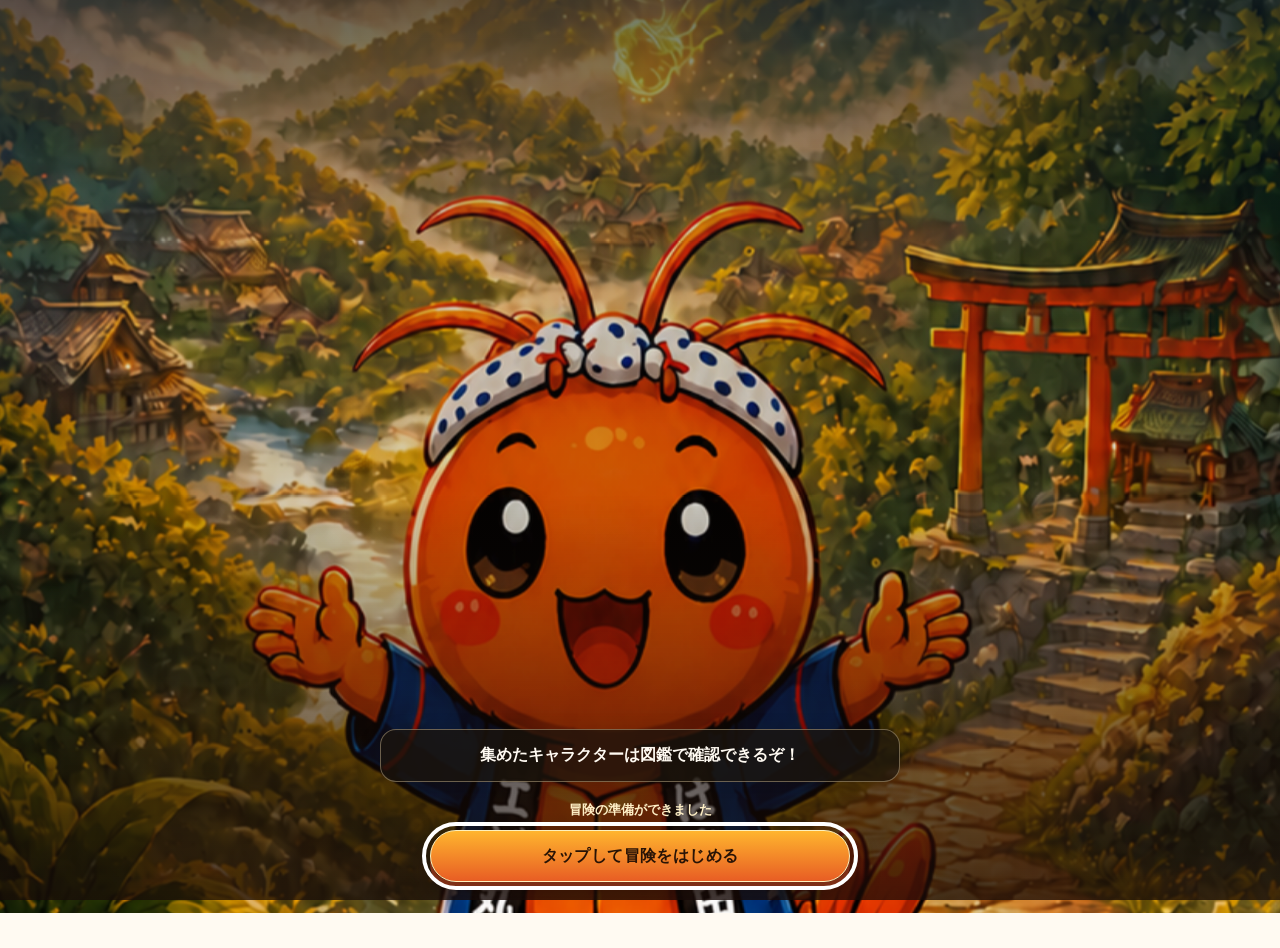
<file: index.html>
<!doctype html>
<html lang="ja">
<head>
  <meta charset="utf-8">
  <meta name="viewport" content="width=device-width, initial-scale=1, viewport-fit=cover">
  <meta name="theme-color" content="#e85d24">
  <meta name="mobile-web-app-capable" content="yes">
  <meta name="apple-mobile-web-app-capable" content="yes">
  <meta name="apple-mobile-web-app-status-bar-style" content="default">
  <meta name="apple-mobile-web-app-title" content="海老フライ王国AR">
  <link rel="manifest" href="./manifest.webmanifest">
  <link rel="apple-touch-icon" href="./images/icons/apple-touch-icon.png">
  <title>海老フライ王国AR ～日野町大冒険～</title>
  <link rel="stylesheet" href="style.css">
  <link rel="stylesheet" href="opening.css?rev=opening-live-hints-20260909">
</head>
<body>
  <main id="app" aria-live="polite"><p>海老フライ王国ARを起動しています…</p></main>
  <section id="opening-screen" class="opening-screen" role="dialog" aria-modal="true" aria-labelledby="opening-title" aria-describedby="opening-hint">
    <img class="opening-screen__art" src="images/opening/opening-adventure-live-hints.png" alt="" aria-hidden="true" decoding="async" fetchpriority="high" style="opacity:1">
    <div class="opening-screen__content">
      <header class="opening-screen__header" style="visibility:hidden">
        <p class="opening-screen__kicker">Project EBI</p>
        <h1 id="opening-title">海老フライ王国AR</h1>
        <p>～日野町大冒険～</p>
      </header>
      <div class="opening-screen__visual" data-opening-art-slot>
        <img class="opening-screen__hero" src="images/characters/ebi-maru.webp" alt="冒険へ出発するエビ丸" decoding="async" fetchpriority="high" style="display:none">
      </div>
      <p id="opening-hint" class="opening-screen__hint">日野町には、まだ見つかっていない海老たちがいる…</p>
      <div class="opening-screen__footer">
        <p id="opening-status" class="opening-screen__status" role="status" aria-live="polite">冒険の準備中…</p>
        <span class="opening-screen__loader" aria-hidden="true"></span>
        <button id="opening-start" class="opening-screen__cta" type="button" disabled>タップして冒険をはじめる</button>
      </div>
    </div>
  </section>
  <script src="js/config.js"></script>
  <script src="js/spots.js?rev=hamada-rewards-20260917"></script>
  <script src="js/character.js?rev=hamada-rewards-20260917"></script>
  <script src="js/blink.js"></script>
  <script src="js/idle.js"></script>
  <script src="js/photo.js?rev=photo-save-ios-share-20260914-3"></script>
  <script src="js/gps.js?rev=hamada-rewards-20260917"></script>
  <script src="js/game.js?rev=hamada-rewards-20260917"></script>
  <script src="js/achievement.js"></script>
  <script src="js/quest.js"></script>
  <script src="js/story.js"></script>
  <script src="js/ending.js"></script>
  <script src="js/save.js?rev=hamada-rewards-20260917"></script>
  <script src="js/sound.js?rev=safari-audio-selector-diagnostic"></script>
  <script src="js/effect.js"></script>
  <script src="js/ui.js?rev=store-coupons-20260920"></script>
  <script src="js/opening.js?rev=safari-audio-selector-diagnostic"></script>
  <script src="js/ar.js?rev=hamada-rewards-20260917"></script>
  <script>
    window.addEventListener('DOMContentLoaded', function () {
      var saved = null;
      var deferredSystemsInitialized = false;
      function initializeDeferredSystems() {
        if (deferredSystemsInitialized) return;
        deferredSystemsInitialized = true;
        EbiAR.Story.initialize(saved && saved.story);
        EbiAR.Ending.initialize(saved && saved.ending);
        EbiAR.ui.showScreen('title');
      }
      try { saved = EbiAR.save.loadGame(); } catch (error) { console.warn('セーブデータを読み込めませんでした。', error); }
      EbiAR.game.initialize(saved ? {
        character: saved.player,
        collectedSpotIds: saved.game.collectedSpotIds,
        startedAt: saved.game.startedAt
      } : undefined);
      EbiAR.game.connectSystems();
      EbiAR.ui.init();
      EbiAR.events.on('ui:start-requested', function () {
        EbiAR.sound.unlock();
        EbiAR.gps.start();
        EbiAR.events.emit('game:started', { started: true, startedAt: new Date().toISOString() });
      });
      EbiAR.effect.init();
      try {
        if (!EbiAR.Opening || !EbiAR.Opening.initialize({ onComplete: initializeDeferredSystems })) initializeDeferredSystems();
      } catch (error) {
        initializeDeferredSystems();
      }
    });
  </script>
  <script src="./js/pwa.js"></script>
  <script>
    (function () {
      try {
        if (new URLSearchParams(window.location.search).get('swDiag') !== '1') return;
        var script = document.createElement('script');
        script.src = './js/sw-diagnostic.js?rev=safari-sw-range-diagnostic-2';
        document.head.appendChild(script);
      } catch (error) { /* 診断機能はゲーム起動を妨げない。 */ }
    }());
  </script>
</body>
</html>
</file>
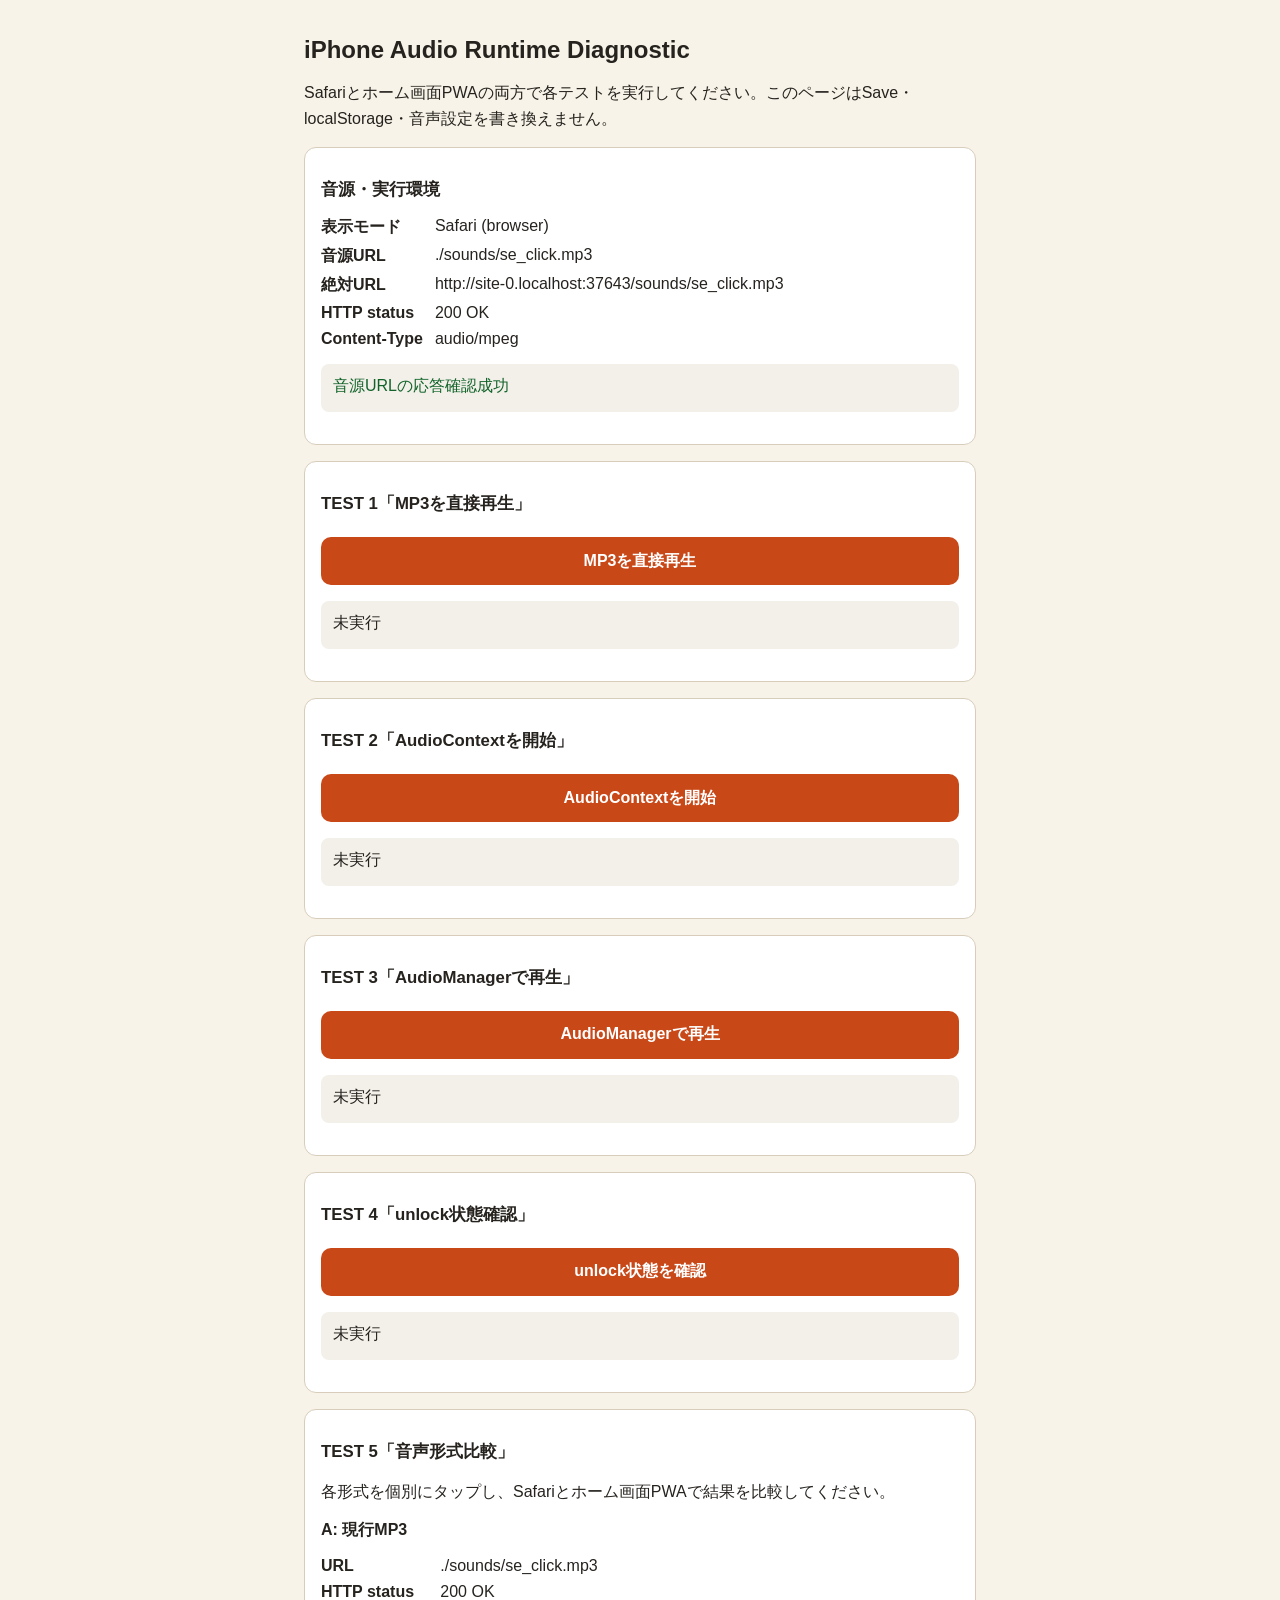
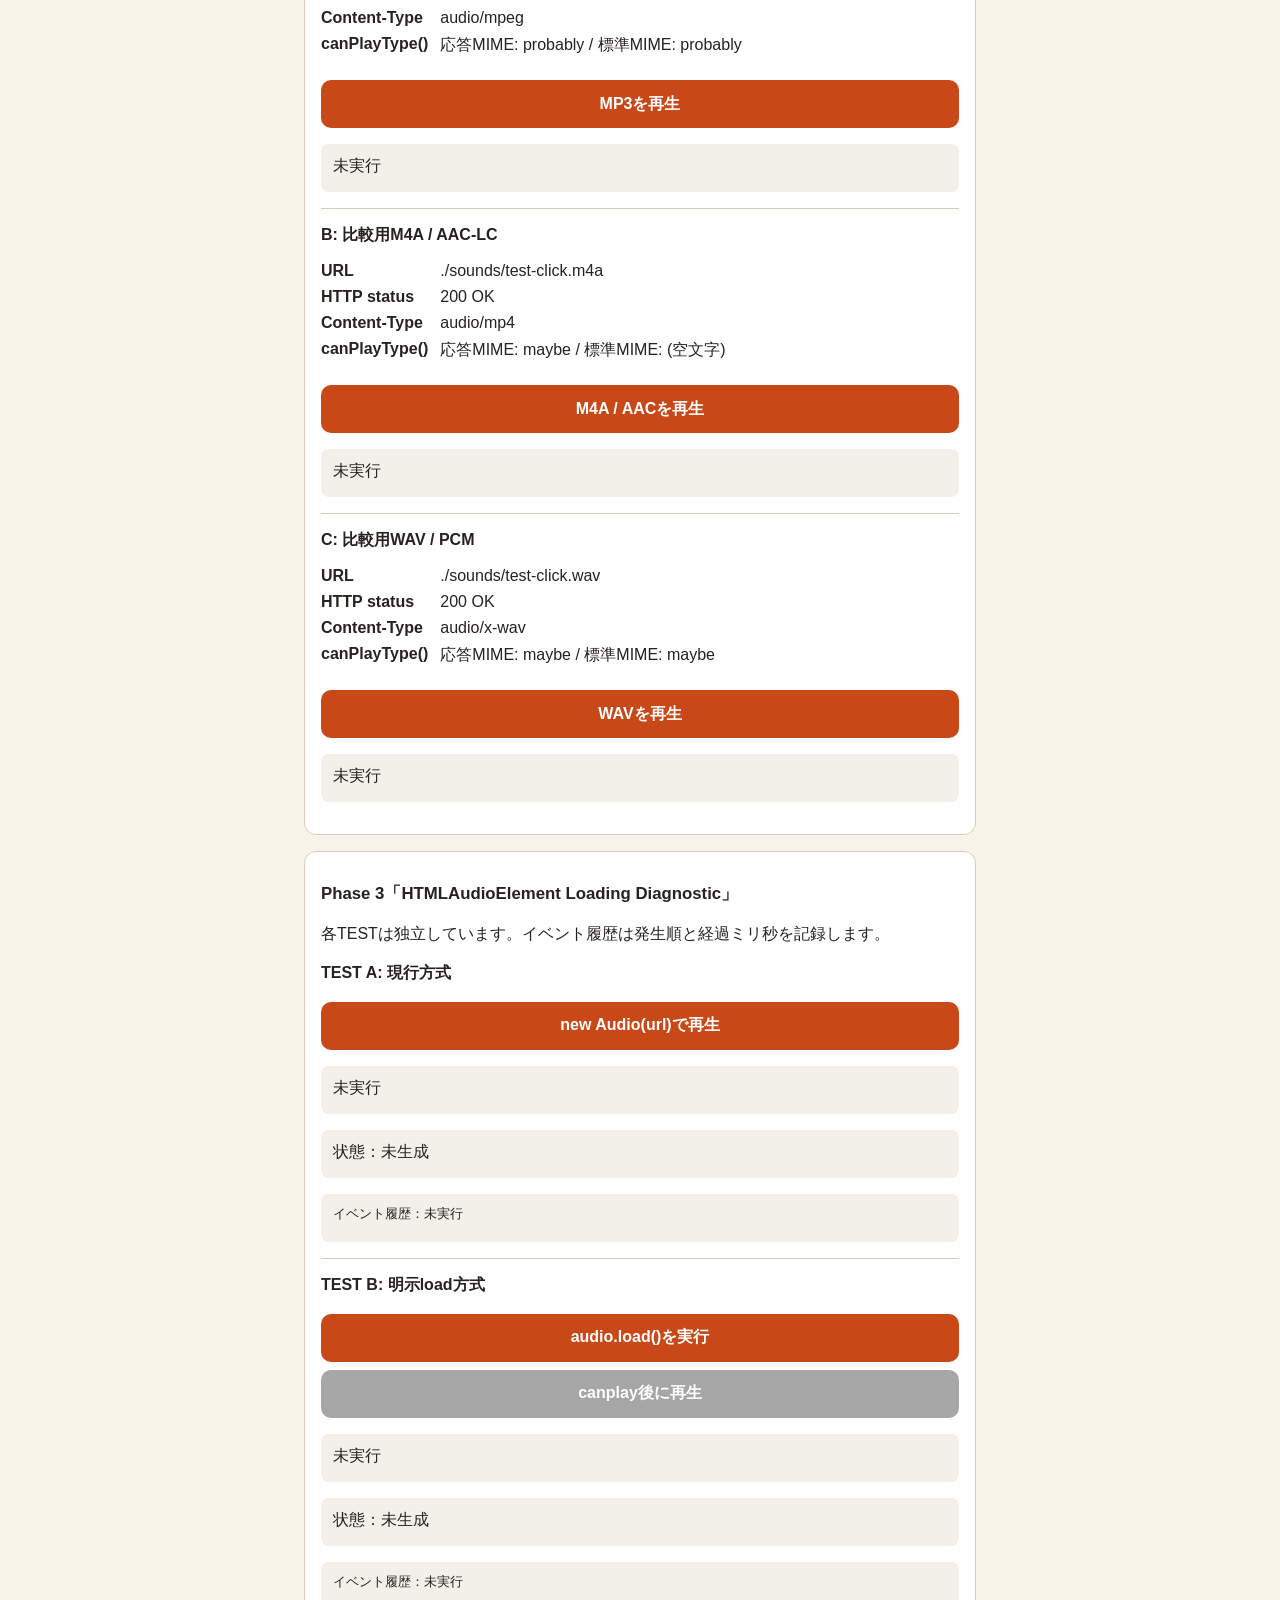
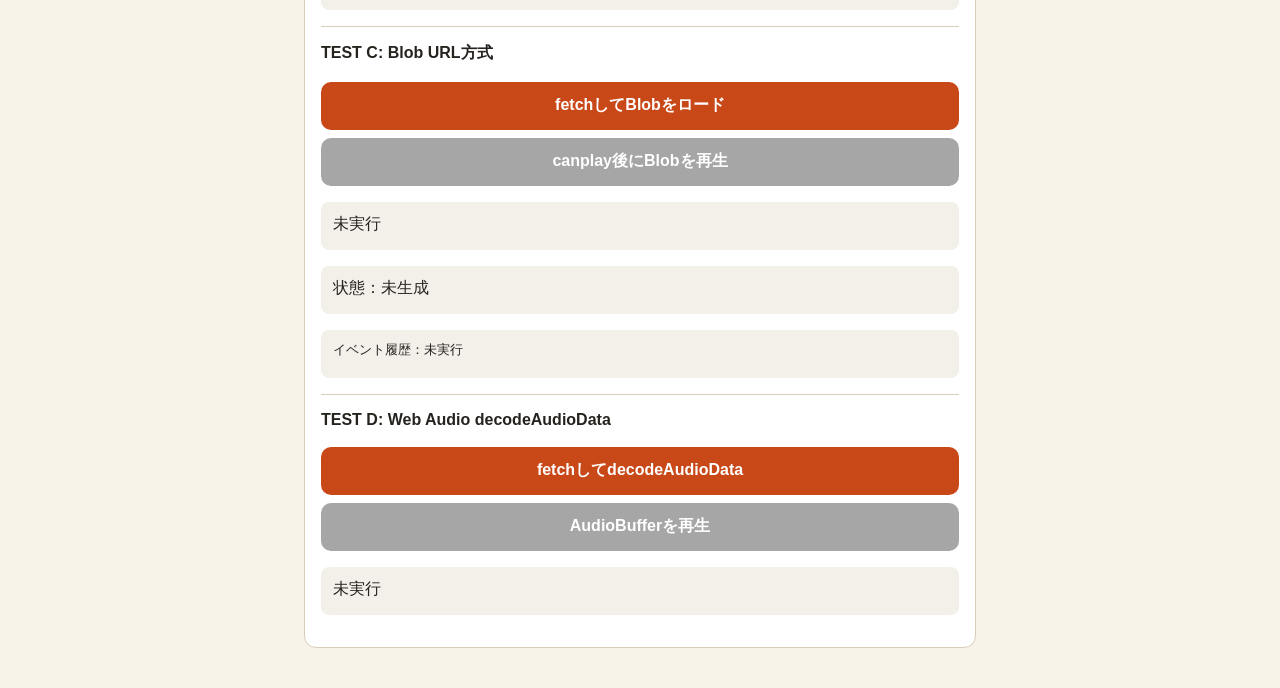
<file: audio-audit.html>
<!doctype html>
<html lang="ja">
<head>
  <meta charset="utf-8">
  <meta name="viewport" content="width=device-width, initial-scale=1, viewport-fit=cover">
  <meta name="apple-mobile-web-app-capable" content="yes">
  <title>Project EBI iPhone Audio Runtime Diagnostic</title>
  <style>
    :root{font-family:-apple-system,BlinkMacSystemFont,"Hiragino Sans","Yu Gothic",sans-serif;color:#26231f;background:#f7f3e8}*{box-sizing:border-box}body{margin:0}main{max-width:44rem;margin:auto;padding:max(20px,env(safe-area-inset-top)) max(16px,env(safe-area-inset-right)) max(24px,env(safe-area-inset-bottom)) max(16px,env(safe-area-inset-left))}h1{font-size:1.5rem}.note{line-height:1.6}section{margin:16px 0;padding:16px;border:1px solid #d8cdbb;border-radius:12px;background:#fff}h2{font-size:1.05rem}.format{margin-top:16px;padding-top:16px;border-top:1px solid #d8cdbb}.format:first-of-type{margin-top:0;padding-top:0;border-top:0}.format h3{margin:0 0 10px;font-size:1rem}button{width:100%;min-height:48px;margin-top:8px;padding:12px;border:0;border-radius:10px;background:#c94818;color:#fff;font:inherit;font-weight:700;touch-action:manipulation}button:disabled{background:#777;opacity:.65}button:focus-visible{outline:3px solid #155eef;outline-offset:3px}dl{display:grid;grid-template-columns:max-content 1fr;gap:8px 12px}dt{font-weight:700}dd{min-width:0;margin:0;overflow-wrap:anywhere}.result,.history{padding:12px;min-height:3rem;border-radius:8px;background:#f3f0ea;white-space:pre-wrap;overflow-wrap:anywhere}.history{max-height:18rem;overflow:auto;font:0.8rem/1.45 ui-monospace,SFMono-Regular,Consolas,monospace}.ok{color:#116329}.error{color:#a01818}
  </style>
</head>
<body>
  <main>
    <h1>iPhone Audio Runtime Diagnostic</h1>
    <p class="note">Safariとホーム画面PWAの両方で各テストを実行してください。このページはSave・localStorage・音声設定を書き換えません。</p>
    <section id="ar-capture"><h2>音源・実行環境</h2><dl><dt>表示モード</dt><dd id="mode">確認中</dd><dt>音源URL</dt><dd>./sounds/se_click.mp3</dd><dt>絶対URL</dt><dd id="url">確認中</dd><dt>HTTP status</dt><dd id="status">未確認</dd><dt>Content-Type</dt><dd id="mime">未確認</dd></dl><p id="fetch" class="result" role="status" aria-live="polite">確認中</p></section>
    <section id="ar-photo"><h2>TEST 1「MP3を直接再生」</h2><button id="direct" type="button">MP3を直接再生</button><p id="direct-result" class="result" role="status" aria-live="polite">未実行</p></section>
    <section id="ar-search"><h2>TEST 2「AudioContextを開始」</h2><button id="context" type="button">AudioContextを開始</button><p id="context-result" class="result" role="status" aria-live="polite">未実行</p></section>
    <section data-achievement-claim><h2>TEST 3「AudioManagerで再生」</h2><button id="manager" type="button">AudioManagerで再生</button><p id="manager-result" class="result" role="status" aria-live="polite">未実行</p></section>
    <section data-achievement-claim><h2>TEST 4「unlock状態確認」</h2><button id="state" type="button">unlock状態を確認</button><p id="state-result" class="result" role="status" aria-live="polite">未実行</p></section>
    <section data-achievement-claim>
      <h2>TEST 5「音声形式比較」</h2>
      <p class="note">各形式を個別にタップし、Safariとホーム画面PWAで結果を比較してください。</p>
      <article class="format"><h3>A: 現行MP3</h3><dl><dt>URL</dt><dd>./sounds/se_click.mp3</dd><dt>HTTP status</dt><dd id="compare-mp3-status">確認中</dd><dt>Content-Type</dt><dd id="compare-mp3-mime">確認中</dd><dt>canPlayType()</dt><dd id="compare-mp3-can-play">確認中</dd></dl><button id="compare-mp3" type="button">MP3を再生</button><p id="compare-mp3-result" class="result" role="status" aria-live="polite">未実行</p></article>
      <article class="format"><h3>B: 比較用M4A / AAC-LC</h3><dl><dt>URL</dt><dd>./sounds/test-click.m4a</dd><dt>HTTP status</dt><dd id="compare-m4a-status">確認中</dd><dt>Content-Type</dt><dd id="compare-m4a-mime">確認中</dd><dt>canPlayType()</dt><dd id="compare-m4a-can-play">確認中</dd></dl><button id="compare-m4a" type="button">M4A / AACを再生</button><p id="compare-m4a-result" class="result" role="status" aria-live="polite">未実行</p></article>
      <article class="format"><h3>C: 比較用WAV / PCM</h3><dl><dt>URL</dt><dd>./sounds/test-click.wav</dd><dt>HTTP status</dt><dd id="compare-wav-status">確認中</dd><dt>Content-Type</dt><dd id="compare-wav-mime">確認中</dd><dt>canPlayType()</dt><dd id="compare-wav-can-play">確認中</dd></dl><button id="compare-wav" type="button">WAVを再生</button><p id="compare-wav-result" class="result" role="status" aria-live="polite">未実行</p></article>
    </section>
    <section data-achievement-claim>
      <h2>Phase 3「HTMLAudioElement Loading Diagnostic」</h2>
      <p class="note">各TESTは独立しています。イベント履歴は発生順と経過ミリ秒を記録します。</p>
      <article class="format"><h3>TEST A: 現行方式</h3><button id="phase3-a-start" type="button">new Audio(url)で再生</button><p id="phase3-a-result" class="result" role="status" aria-live="polite">未実行</p><p id="phase3-a-state" class="result">状態：未生成</p><pre id="phase3-a-history" class="history" aria-label="TEST A イベント履歴">イベント履歴：未実行</pre></article>
      <article class="format"><h3>TEST B: 明示load方式</h3><button id="phase3-b-load" type="button">audio.load()を実行</button><button id="phase3-b-play" type="button" disabled>canplay後に再生</button><p id="phase3-b-result" class="result" role="status" aria-live="polite">未実行</p><p id="phase3-b-state" class="result">状態：未生成</p><pre id="phase3-b-history" class="history" aria-label="TEST B イベント履歴">イベント履歴：未実行</pre></article>
      <article class="format"><h3>TEST C: Blob URL方式</h3><button id="phase3-c-load" type="button">fetchしてBlobをロード</button><button id="phase3-c-play" type="button" disabled>canplay後にBlobを再生</button><p id="phase3-c-result" class="result" role="status" aria-live="polite">未実行</p><p id="phase3-c-state" class="result">状態：未生成</p><pre id="phase3-c-history" class="history" aria-label="TEST C イベント履歴">イベント履歴：未実行</pre></article>
      <article class="format"><h3>TEST D: Web Audio decodeAudioData</h3><button id="phase3-d-decode" type="button">fetchしてdecodeAudioData</button><button id="phase3-d-play" type="button" disabled>AudioBufferを再生</button><p id="phase3-d-result" class="result" role="status" aria-live="polite">未実行</p></article>
    </section>
  </main>
  <script src="./js/config.js"></script>
  <script src="./js/sound.js?rev=audio-1-unlock"></script>
  <script>
    (function(){
      'use strict';
      var soundUrl=new URL('./sounds/se_click.mp3',location.href),context=null,phase3B=null,phase3C=null,phase3BlobUrl=null,decodedBuffer=null;
      var mediaEvents=['loadstart','durationchange','loadedmetadata','loadeddata','progress','canplay','canplaythrough','suspend','stalled','waiting','error','abort','emptied'];
      function el(id){return document.getElementById(id)}
      function errorText(error){return(error&&error.name||'Error')+': '+(error&&error.message||String(error||'不明なエラー'))}
      function show(id,text,ok){var node=el(id);node.textContent=text;node.className='result '+(ok?'ok':'error')}
      function audioManager(){return window.EbiAR&&(EbiAR.AudioManager||EbiAR.sound)}
      function mediaError(audio){return audio.error?'code='+audio.error.code+', message='+(audio.error.message||'(空文字)'):'なし'}
      function mediaState(audio){return['networkState：'+audio.networkState,'readyState：'+audio.readyState,'audio.error：'+mediaError(audio),'currentSrc：'+(audio.currentSrc||'(空文字)'),'src：'+(audio.src||'(空文字)')].join('\n')}
      function attachMediaDiagnostics(audio,prefix,onEvent){
        var started=performance.now(),history=[];
        function updateState(){el(prefix+'-state').textContent=mediaState(audio)}
        el(prefix+'-history').textContent='イベント履歴：待機中';
        mediaEvents.forEach(function(name){audio.addEventListener(name,function(){var line='+'+Math.round(performance.now()-started)+'ms '+name+' | networkState='+audio.networkState+' readyState='+audio.readyState;if(name==='error')line+=' | mediaError='+mediaError(audio);history.push(line);el(prefix+'-history').textContent=history.join('\n');updateState();if(onEvent)onEvent(name,audio)})});
        updateState();
      }
      function releaseMedia(audio){if(!audio)return;try{audio.pause();audio.removeAttribute('src');audio.load()}catch(error){/* 診断用解放失敗は次の状態表示へ影響させない。 */}}
      function revokePhase3Blob(){if(phase3BlobUrl){URL.revokeObjectURL(phase3BlobUrl);phase3BlobUrl=null}}
      async function ensureContext(){var Context=window.AudioContext||window.webkitAudioContext;if(!Context)throw new Error('AudioContext / webkitAudioContext が利用できません');context=context||new Context();if(context.state==='suspended')await context.resume();return context}
      function auditFormat(item){
        var probe=new Audio();
        fetch(item.url,{method:'HEAD',cache:'no-store',credentials:'same-origin'}).then(function(response){
          var contentType=response.headers.get('Content-Type')||'';
          el('compare-'+item.id+'-status').textContent=response.status+' '+response.statusText;
          el('compare-'+item.id+'-mime').textContent=contentType||'(ヘッダーなし)';
          el('compare-'+item.id+'-can-play').textContent='応答MIME: '+(probe.canPlayType(contentType)||'(空文字)')+' / 標準MIME: '+(probe.canPlayType(item.standardType)||'(空文字)');
        }).catch(function(error){
          el('compare-'+item.id+'-status').textContent='取得失敗';
          el('compare-'+item.id+'-mime').textContent=errorText(error);
          el('compare-'+item.id+'-can-play').textContent='標準MIME: '+(probe.canPlayType(item.standardType)||'(空文字)');
        });
        el('compare-'+item.id).addEventListener('click',async function(){
          try{
            var audio=new Audio(item.url);
            audio.volume=1;
            await audio.play();
            show('compare-'+item.id+'-result','play() Promise：成功\n再生開始成功',true);
          }catch(error){
            show('compare-'+item.id+'-result','play() Promise：失敗\nerror.name：'+(error.name||'Error')+'\nerror.message：'+(error.message||String(error)),false);
          }
        });
      }
      el('url').textContent=soundUrl.href;
      el('mode').textContent=matchMedia('(display-mode: standalone)').matches||navigator.standalone===true?'ホーム画面PWA (standalone)':'Safari (browser)';
      fetch(soundUrl.href,{method:'HEAD',cache:'no-store',credentials:'same-origin'}).then(function(response){el('status').textContent=response.status+' '+response.statusText;el('mime').textContent=response.headers.get('Content-Type')||'(ヘッダーなし)';show('fetch',response.ok?'音源URLの応答確認成功':'音源URLの応答確認失敗',response.ok)}).catch(function(error){el('status').textContent='取得失敗';el('mime').textContent='取得失敗';show('fetch','fetch失敗\nError: '+errorText(error),false)});
      el('direct').addEventListener('click',async function(){try{var audio=new Audio('./sounds/se_click.mp3');audio.volume=1;await audio.play();show('direct-result','MP3直接再生：成功\n再生開始成功',true)}catch(error){show('direct-result','MP3直接再生：失敗\nError: '+errorText(error),false)}});
      el('context').addEventListener('click',async function(){try{var Context=window.AudioContext||window.webkitAudioContext;if(!Context)throw new Error('AudioContext / webkitAudioContext が利用できません');context=context||new Context();if(context.state==='suspended')await context.resume();show('context-result','AudioContext：'+context.state,context.state==='running')}catch(error){show('context-result','AudioContext：失敗\nError: '+errorText(error),false)}});
      el('manager').addEventListener('click',async function(){var api=audioManager(),captured=null,off=function(){};try{if(!api)throw new Error('AudioManagerが読み込まれていません');if(EbiAR.events)off=EbiAR.events.on('audio:error',function(detail){captured=detail&&detail.error});var unlocked=await api.unlock();var played=await api.playSe('button-tap');if(!played)throw captured||new Error('playSe が false を返しました');show('manager-result','AudioManager：成功\nunlock：'+unlocked+'\n再生開始成功',true)}catch(error){show('manager-result','AudioManager：失敗\nError: '+errorText(captured||error),false)}finally{off()}});
      el('state').addEventListener('click',function(){try{var api=audioManager();if(!api)throw new Error('AudioManagerが読み込まれていません');var value=api.getState();show('state-result',['AudioManager initialize状態：初期化済み','unlock状態：'+value.unlocked,'AudioContext.state：'+(context?context.state:'未生成'),'SE：'+(value.seEnabled?'ON':'OFF'),'SE Volume：'+value.seVolume].join('\n'),true)}catch(error){show('state-result','unlock状態確認：失敗\nError: '+errorText(error),false)}});
      [{id:'mp3',url:'./sounds/se_click.mp3',standardType:'audio/mpeg'},{id:'m4a',url:'./sounds/test-click.m4a',standardType:'audio/mp4; codecs="mp4a.40.2"'},{id:'wav',url:'./sounds/test-click.wav',standardType:'audio/wav'}].forEach(auditFormat);
      el('phase3-a-start').addEventListener('click',async function(){var audio=new Audio('./sounds/se_click.mp3');attachMediaDiagnostics(audio,'phase3-a');try{await audio.play();show('phase3-a-result','play() Promise：成功\n再生開始成功',true)}catch(error){show('phase3-a-result','play() Promise：失敗\n'+errorText(error),false);el('phase3-a-state').textContent=mediaState(audio)}});
      el('phase3-b-load').addEventListener('click',function(){releaseMedia(phase3B);phase3B=new Audio();el('phase3-b-play').disabled=true;attachMediaDiagnostics(phase3B,'phase3-b',function(name){if(name==='canplay')el('phase3-b-play').disabled=false});phase3B.preload='auto';phase3B.src='./sounds/se_click.mp3';phase3B.load();show('phase3-b-result','load()実行済み。canplayを待機中です。',true)});
      el('phase3-b-play').addEventListener('click',async function(){try{phase3B.currentTime=0;await phase3B.play();show('phase3-b-result','play() Promise：成功\n再生開始成功',true)}catch(error){show('phase3-b-result','play() Promise：失敗\n'+errorText(error),false);el('phase3-b-state').textContent=mediaState(phase3B)}});
      el('phase3-c-load').addEventListener('click',async function(){releaseMedia(phase3C);revokePhase3Blob();el('phase3-c-play').disabled=true;try{var response=await fetch('./sounds/se_click.mp3',{cache:'no-store',credentials:'same-origin'});var blob=await response.blob();phase3BlobUrl=URL.createObjectURL(blob);phase3C=new Audio();attachMediaDiagnostics(phase3C,'phase3-c',function(name){if(name==='canplay')el('phase3-c-play').disabled=false});phase3C.preload='auto';phase3C.src=phase3BlobUrl;phase3C.load();show('phase3-c-result',['fetch status：'+response.status+' '+response.statusText,'blob.type：'+(blob.type||'(空文字)'),'blob.size：'+blob.size,'Blob URLロード開始'].join('\n'),response.ok)}catch(error){show('phase3-c-result','Blobロード：失敗\n'+errorText(error),false);revokePhase3Blob()}});
      el('phase3-c-play').addEventListener('click',async function(){try{phase3C.currentTime=0;await phase3C.play();show('phase3-c-result',el('phase3-c-result').textContent+'\nplay() Promise：成功\n再生開始成功',true);phase3C.addEventListener('ended',revokePhase3Blob,{once:true})}catch(error){show('phase3-c-result',el('phase3-c-result').textContent+'\nplay() Promise：失敗\n'+errorText(error),false);el('phase3-c-state').textContent=mediaState(phase3C);revokePhase3Blob()}});
      el('phase3-d-decode').addEventListener('click',async function(){decodedBuffer=null;el('phase3-d-play').disabled=true;try{var audioContext=await ensureContext();var response=await fetch('./sounds/se_click.mp3',{cache:'no-store',credentials:'same-origin'});var arrayBuffer=await response.arrayBuffer();if(!response.ok)throw new Error('fetch HTTP '+response.status);decodedBuffer=await audioContext.decodeAudioData(arrayBuffer);el('phase3-d-play').disabled=false;show('phase3-d-result',['decodeAudioData：成功','fetch status：'+response.status+' '+response.statusText,'bytes：'+arrayBuffer.byteLength,'decoded duration：'+decodedBuffer.duration,'sampleRate：'+decodedBuffer.sampleRate,'numberOfChannels：'+decodedBuffer.numberOfChannels,'AudioContext.state：'+audioContext.state].join('\n'),true)}catch(error){show('phase3-d-result','decodeAudioData：失敗\n'+errorText(error),false)}});
      el('phase3-d-play').addEventListener('click',async function(){try{var audioContext=await ensureContext();var source=audioContext.createBufferSource();source.buffer=decodedBuffer;source.connect(audioContext.destination);source.start(0);show('phase3-d-result',el('phase3-d-result').textContent+'\nAudioBufferSourceNode：再生開始成功',true)}catch(error){show('phase3-d-result',el('phase3-d-result').textContent+'\nAudioBufferSourceNode：失敗\n'+errorText(error),false)}});
      window.addEventListener('pagehide',function(){releaseMedia(phase3B);releaseMedia(phase3C);revokePhase3Blob()},{once:true});
    })();
  </script>
</body>
</html>
</file>
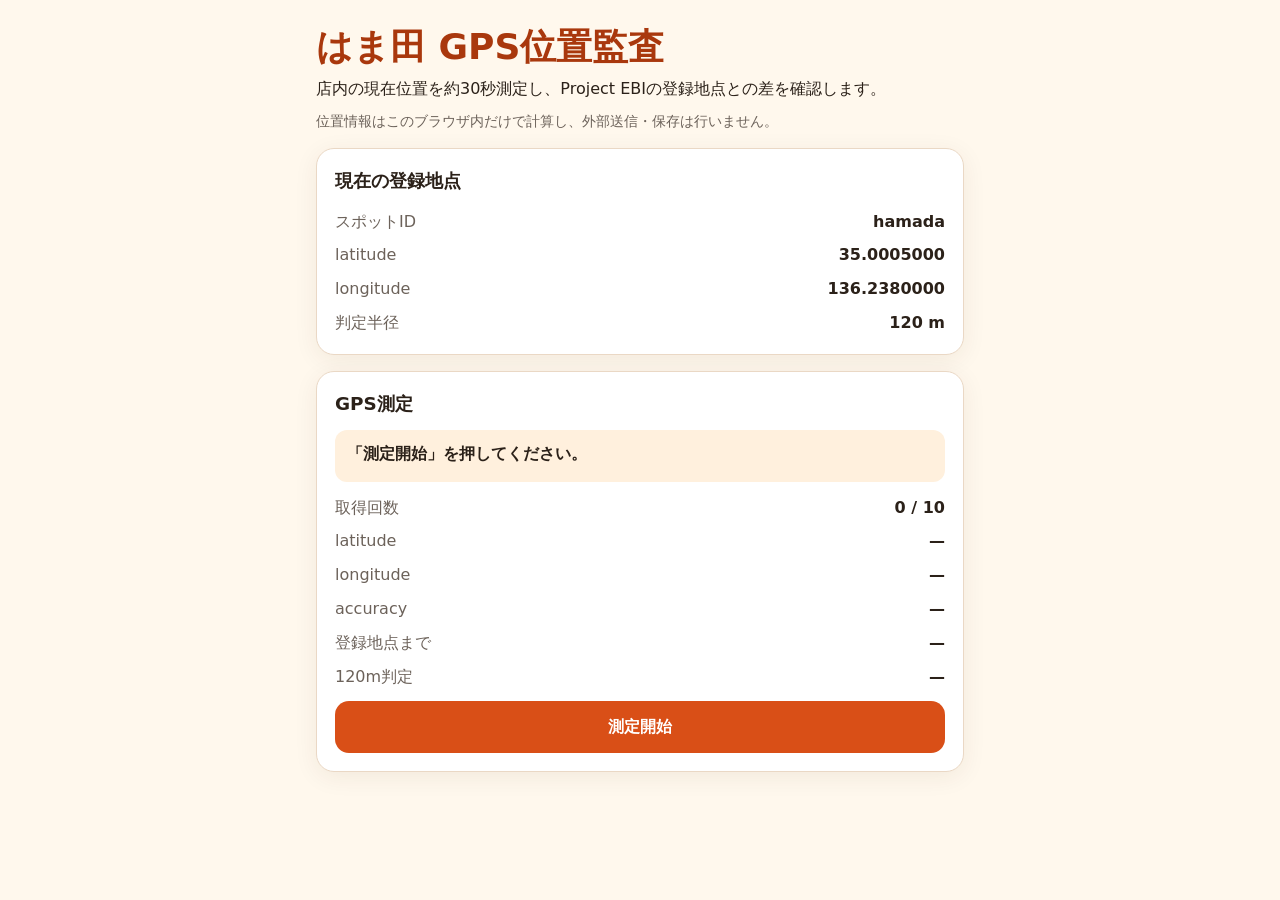
<file: gps-hamada-audit.html>
<!doctype html>
<html lang="ja">
<head>
  <meta charset="utf-8">
  <meta name="viewport" content="width=device-width, initial-scale=1, viewport-fit=cover">
  <meta name="theme-color" content="#e85d24">
  <meta http-equiv="Content-Security-Policy" content="default-src 'none'; script-src 'unsafe-inline'; style-src 'unsafe-inline'; connect-src 'none'; img-src 'none'; base-uri 'none'; form-action 'none'">
  <title>はま田 GPS位置監査</title>
  <style>
    :root {
      color-scheme: light;
      --accent: #d94f17;
      --accent-dark: #a9380d;
      --background: #fff8ed;
      --card: #fff;
      --ink: #2b2119;
      --muted: #6c625a;
      --line: #ead8c5;
      --success: #176b3a;
      --danger: #a42618;
    }

    * { box-sizing: border-box; }

    body {
      min-width: 0;
      min-height: 100svh;
      margin: 0;
      background: var(--background);
      color: var(--ink);
      font: 16px/1.55 system-ui, -apple-system, "Hiragino Sans", "Noto Sans JP", sans-serif;
    }

    main {
      width: min(100%, 680px);
      margin: 0 auto;
      padding: max(24px, env(safe-area-inset-top)) max(16px, env(safe-area-inset-right)) max(32px, env(safe-area-inset-bottom)) max(16px, env(safe-area-inset-left));
    }

    h1 {
      margin: 0 0 8px;
      color: var(--accent-dark);
      font-size: clamp(1.55rem, 7vw, 2.25rem);
      line-height: 1.25;
    }

    h2 { margin: 0 0 12px; font-size: 1.15rem; }
    p { margin: 8px 0; }

    .card {
      margin: 16px 0;
      padding: 18px;
      overflow-wrap: anywhere;
      border: 1px solid var(--line);
      border-radius: 18px;
      background: var(--card);
      box-shadow: 0 5px 24px rgb(76 43 17 / 7%);
    }

    .privacy { color: var(--muted); font-size: .9rem; }

    .status {
      min-height: 3.2em;
      padding: 12px;
      border-radius: 12px;
      background: #fff0dd;
      font-weight: 700;
    }

    .status.error { background: #fff0ed; color: var(--danger); }
    .status.success { background: #eaf7ef; color: var(--success); }

    dl {
      display: grid;
      grid-template-columns: minmax(0, 1fr) auto;
      gap: 9px 14px;
      margin: 14px 0 0;
    }

    dt { color: var(--muted); }
    dd { margin: 0; text-align: right; font-variant-numeric: tabular-nums; font-weight: 750; }

    button {
      width: 100%;
      min-height: 52px;
      margin-top: 12px;
      padding: 12px 16px;
      border: 0;
      border-radius: 14px;
      background: var(--accent);
      color: #fff;
      font: inherit;
      font-weight: 800;
      cursor: pointer;
      touch-action: manipulation;
    }

    button:disabled { cursor: default; opacity: .48; }
    button.secondary { background: #fff; color: var(--accent-dark); border: 2px solid var(--accent); }
    button:focus-visible { outline: 3px solid #2367a2; outline-offset: 3px; }

    .result {
      border: 2px solid var(--accent);
      background: #fffdf9;
    }

    .result-value {
      color: var(--accent-dark);
      font-size: clamp(1rem, 4.6vw, 1.35rem);
    }

    .inside { color: var(--success); }
    .outside { color: var(--danger); }
    [hidden] { display: none !important; }

    @media (max-width: 360px) {
      .card { padding: 15px; }
      dl { grid-template-columns: 1fr; gap: 2px; }
      dd { margin-bottom: 8px; text-align: left; }
    }

    @media (prefers-reduced-motion: reduce) {
      *, *::before, *::after { scroll-behavior: auto !important; }
    }
  </style>
</head>
<body>
  <main>
    <header>
      <h1>はま田 GPS位置監査</h1>
      <p>店内の現在位置を約30秒測定し、Project EBIの登録地点との差を確認します。</p>
      <p class="privacy">位置情報はこのブラウザ内だけで計算し、外部送信・保存は行いません。</p>
    </header>

    <section class="card" aria-labelledby="registered-heading">
      <h2 id="registered-heading">現在の登録地点</h2>
      <dl>
        <dt>スポットID</dt><dd>hamada</dd>
        <dt>latitude</dt><dd>35.0005000</dd>
        <dt>longitude</dt><dd>136.2380000</dd>
        <dt>判定半径</dt><dd>120 m</dd>
      </dl>
    </section>

    <section class="card" aria-labelledby="measurement-heading">
      <h2 id="measurement-heading">GPS測定</h2>
      <p id="status" class="status" role="status" aria-live="polite">「測定開始」を押してください。</p>
      <dl>
        <dt>取得回数</dt><dd id="sample-count">0 / 10</dd>
        <dt>latitude</dt><dd id="current-latitude">—</dd>
        <dt>longitude</dt><dd id="current-longitude">—</dd>
        <dt>accuracy</dt><dd id="current-accuracy">—</dd>
        <dt>登録地点まで</dt><dd id="current-distance">—</dd>
        <dt>120m判定</dt><dd id="current-inside">—</dd>
      </dl>
      <button id="start-button" type="button">測定開始</button>
    </section>

    <section id="result" class="card result" aria-labelledby="result-heading" hidden>
      <h2 id="result-heading">最良測定値</h2>
      <dl>
        <dt>proposedLatitude</dt><dd id="result-latitude" class="result-value">—</dd>
        <dt>proposedLongitude</dt><dd id="result-longitude" class="result-value">—</dd>
        <dt>accuracyMeters</dt><dd id="result-accuracy" class="result-value">—</dd>
        <dt>distanceMeters</dt><dd id="result-distance" class="result-value">—</dd>
        <dt>insideRegisteredRadius</dt><dd id="result-inside" class="result-value">—</dd>
        <dt>sampleCount</dt><dd id="result-count" class="result-value">—</dd>
      </dl>
      <button id="copy-button" class="secondary" type="button" disabled>結果をコピー</button>
    </section>
  </main>

  <script>
    (() => {
      'use strict';

      const HAMADA = Object.freeze({
        id: 'hamada',
        latitude: 35.0005,
        longitude: 136.238,
        radiusMeters: 120
      });
      const MEASUREMENT_MS = 30000;
      const MAX_SAMPLES = 10;
      const GEOLOCATION_OPTIONS = Object.freeze({
        enableHighAccuracy: true,
        timeout: 20000,
        maximumAge: 0
      });

      const elements = {
        status: document.querySelector('#status'),
        start: document.querySelector('#start-button'),
        copy: document.querySelector('#copy-button'),
        result: document.querySelector('#result'),
        sampleCount: document.querySelector('#sample-count'),
        currentLatitude: document.querySelector('#current-latitude'),
        currentLongitude: document.querySelector('#current-longitude'),
        currentAccuracy: document.querySelector('#current-accuracy'),
        currentDistance: document.querySelector('#current-distance'),
        currentInside: document.querySelector('#current-inside'),
        resultLatitude: document.querySelector('#result-latitude'),
        resultLongitude: document.querySelector('#result-longitude'),
        resultAccuracy: document.querySelector('#result-accuracy'),
        resultDistance: document.querySelector('#result-distance'),
        resultInside: document.querySelector('#result-inside'),
        resultCount: document.querySelector('#result-count')
      };

      let watchId = null;
      let finishTimer = null;
      let countdownTimer = null;
      let startedAt = 0;
      let samples = [];
      let finalResult = null;

      const toRadians = value => value * Math.PI / 180;
      const round = (value, digits = 1) => Number(value.toFixed(digits));
      const isValidCoordinate = (value, minimum, maximum) =>
        Number.isFinite(value) && value >= minimum && value <= maximum;

      function distanceMeters(from, to) {
        const earthRadius = 6371000;
        const dLat = toRadians(to.latitude - from.latitude);
        const dLng = toRadians(to.longitude - from.longitude);
        const value =
          Math.sin(dLat / 2) ** 2 +
          Math.cos(toRadians(from.latitude)) *
          Math.cos(toRadians(to.latitude)) *
          Math.sin(dLng / 2) ** 2;
        return earthRadius * 2 * Math.atan2(Math.sqrt(value), Math.sqrt(1 - value));
      }

      function setStatus(message, type = '') {
        elements.status.textContent = message;
        elements.status.className = 'status' + (type ? ' ' + type : '');
      }

      function setInside(element, inside) {
        element.textContent = inside ? '判定半径内' : '判定半径外';
        element.classList.toggle('inside', inside);
        element.classList.toggle('outside', !inside);
      }

      function stopTimersAndWatch() {
        if (watchId !== null) navigator.geolocation.clearWatch(watchId);
        if (finishTimer !== null) clearTimeout(finishTimer);
        if (countdownTimer !== null) clearInterval(countdownTimer);
        watchId = null;
        finishTimer = null;
        countdownTimer = null;
      }

      function updateCountdown() {
        const elapsed = Date.now() - startedAt;
        const remaining = Math.max(0, Math.ceil((MEASUREMENT_MS - elapsed) / 1000));
        setStatus(`測定中… 残り約${remaining}秒（${samples.length}件取得）`);
      }

      function showCurrent(sample) {
        elements.sampleCount.textContent = `${samples.length} / ${MAX_SAMPLES}`;
        elements.currentLatitude.textContent = sample.latitude.toFixed(7);
        elements.currentLongitude.textContent = sample.longitude.toFixed(7);
        elements.currentAccuracy.textContent = `${round(sample.accuracy)} m`;
        elements.currentDistance.textContent = `${round(sample.distanceMeters)} m`;
        setInside(elements.currentInside, sample.insideRegisteredRadius);
      }

      function finishMeasurement() {
        stopTimersAndWatch();
        elements.start.disabled = false;
        elements.start.textContent = 'もう一度測定';

        if (!samples.length) {
          setStatus('有効な位置情報を取得できませんでした。屋外に近い場所で再度お試しください。', 'error');
          return;
        }

        const best = samples.slice().sort((a, b) => a.accuracy - b.accuracy)[0];
        finalResult = Object.freeze({
          proposedLatitude: round(best.latitude, 7),
          proposedLongitude: round(best.longitude, 7),
          accuracyMeters: round(best.accuracy),
          distanceMeters: round(best.distanceMeters),
          insideRegisteredRadius: best.insideRegisteredRadius,
          sampleCount: samples.length
        });

        elements.resultLatitude.textContent = finalResult.proposedLatitude.toFixed(7);
        elements.resultLongitude.textContent = finalResult.proposedLongitude.toFixed(7);
        elements.resultAccuracy.textContent = `${finalResult.accuracyMeters} m`;
        elements.resultDistance.textContent = `${finalResult.distanceMeters} m`;
        elements.resultCount.textContent = String(finalResult.sampleCount);
        setInside(elements.resultInside, finalResult.insideRegisteredRadius);
        elements.result.hidden = false;
        elements.copy.disabled = false;
        setStatus('測定が完了しました。accuracyが最も良い値を表示しています。', 'success');
        elements.result.scrollIntoView({ behavior: 'smooth', block: 'start' });
      }

      function handlePosition(position) {
        if (!position || !position.coords) return;
        const latitude = Number(position.coords.latitude);
        const longitude = Number(position.coords.longitude);
        const accuracy = Number(position.coords.accuracy);

        if (!isValidCoordinate(latitude, -90, 90) ||
            !isValidCoordinate(longitude, -180, 180) ||
            !Number.isFinite(accuracy) || accuracy < 0) {
          setStatus('無効な位置情報を受信しました。測定を続けています。', 'error');
          return;
        }

        const distance = distanceMeters({ latitude, longitude }, HAMADA);
        const sample = Object.freeze({
          latitude,
          longitude,
          accuracy,
          distanceMeters: distance,
          insideRegisteredRadius: distance <= HAMADA.radiusMeters,
          timestamp: position.timestamp || Date.now()
        });

        samples.push(sample);
        showCurrent(sample);
        updateCountdown();
        if (samples.length >= MAX_SAMPLES) finishMeasurement();
      }

      function handleError(error) {
        const messages = {
          1: '位置情報の利用が許可されていません。iPhoneの設定を確認してください。',
          2: '現在地を取得できませんでした。屋外に近い場所でお試しください。',
          3: '位置情報の取得に時間がかかっています。もう一度お試しください。'
        };
        stopTimersAndWatch();
        elements.start.disabled = false;
        elements.start.textContent = 'もう一度測定';
        setStatus(messages[error && error.code] || '位置情報の取得中にエラーが発生しました。', 'error');
      }

      function startMeasurement() {
        stopTimersAndWatch();
        samples = [];
        finalResult = null;
        startedAt = Date.now();
        elements.start.disabled = true;
        elements.start.textContent = '測定中…';
        elements.copy.disabled = true;
        elements.result.hidden = true;
        elements.sampleCount.textContent = `0 / ${MAX_SAMPLES}`;

        if (!('geolocation' in navigator)) {
          handleError({ code: 2 });
          return;
        }

        setStatus('現在地を測定しています。iPhoneを動かさずお待ちください。');
        watchId = navigator.geolocation.watchPosition(handlePosition, handleError, GEOLOCATION_OPTIONS);
        countdownTimer = setInterval(updateCountdown, 1000);
        finishTimer = setTimeout(finishMeasurement, MEASUREMENT_MS);
      }

      async function copyResult() {
        if (!finalResult) return;
        const json = JSON.stringify(finalResult, null, 2);
        try {
          await navigator.clipboard.writeText(json);
        } catch (error) {
          const area = document.createElement('textarea');
          area.value = json;
          area.setAttribute('readonly', '');
          area.style.position = 'fixed';
          area.style.opacity = '0';
          document.body.appendChild(area);
          area.select();
          document.execCommand('copy');
          area.remove();
        }
        setStatus('結果をJSON形式でコピーしました。', 'success');
      }

      elements.start.addEventListener('click', startMeasurement);
      elements.copy.addEventListener('click', copyResult);
      window.addEventListener('pagehide', stopTimersAndWatch, { once: true });
    })();
  </script>
</body>
</html>
</file>
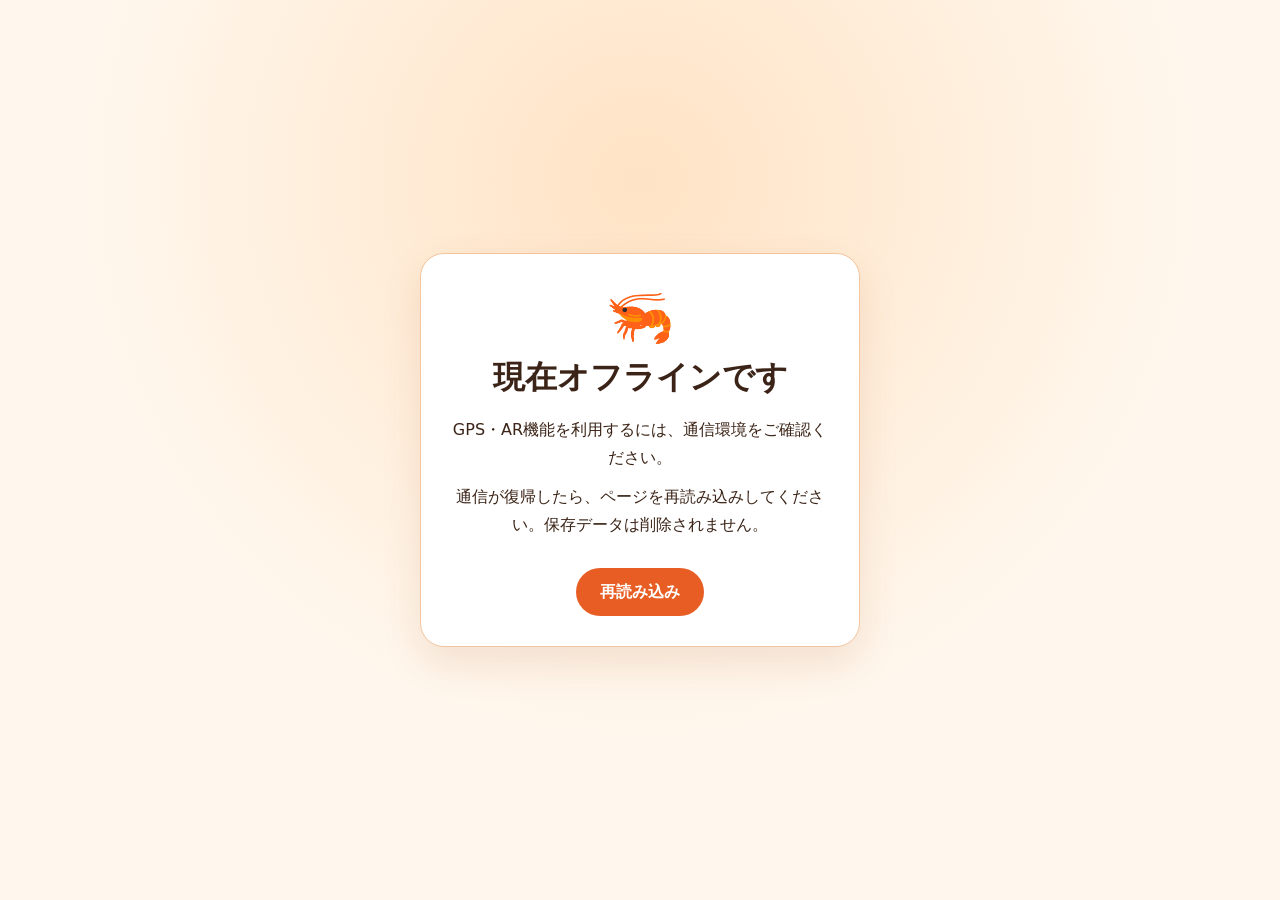
<file: offline.html>
<!doctype html>
<html lang="ja">
<head>
  <meta charset="utf-8">
  <meta name="viewport" content="width=device-width, initial-scale=1, viewport-fit=cover">
  <meta name="theme-color" content="#e85d24">
  <title>オフライン | 海老フライ王国AR</title>
  <style>
    :root{color-scheme:light;font-family:system-ui,-apple-system,"Hiragino Sans","Yu Gothic UI",sans-serif;background:#fff7ed;color:#3b2417}
    *{box-sizing:border-box}body{min-height:100vh;min-height:100svh;margin:0;display:grid;place-items:center;padding:max(24px,env(safe-area-inset-top)) max(20px,env(safe-area-inset-right)) max(24px,env(safe-area-inset-bottom)) max(20px,env(safe-area-inset-left));background:radial-gradient(circle at 50% 20%,#ffe3c5,#fff7ed 58%)}
    main{width:min(100%,440px);padding:30px 24px;border:1px solid #f3c59f;border-radius:24px;background:#fff;box-shadow:0 16px 40px #9d47151f;text-align:center}span{display:block;font-size:3.5rem}h1{margin:.4rem 0 1rem;font-size:clamp(1.5rem,7vw,2rem)}p{margin:.7rem 0;line-height:1.75}button{min-height:48px;margin-top:18px;padding:0 24px;border:0;border-radius:999px;background:#e85d24;color:#fff;font:inherit;font-weight:700;cursor:pointer}button:focus-visible{outline:3px solid #3b2417;outline-offset:3px}
  </style>
</head>
<body>
  <main>
    <span aria-hidden="true">🦐</span>
    <h1>現在オフラインです</h1>
    <p>GPS・AR機能を利用するには、通信環境をご確認ください。</p>
    <p>通信が復帰したら、ページを再読み込みしてください。保存データは削除されません。</p>
    <button type="button" onclick="location.reload()">再読み込み</button>
  </main>
</body>
</html>
</file>
<file: style.css>
:root { color-scheme: light; font-family: system-ui, -apple-system, "Noto Sans JP", sans-serif; background: #fff8ed; color: #282018; }
* { box-sizing: border-box; }
body { margin: 0; min-height: 100svh; }
#app { min-height: 100svh; display: grid; place-items: center; padding: 24px; text-align: center; }

/* AR画面：ノッチ・縦画面・片手操作を優先 */
.ebi-ar { position: fixed; inset: 0; z-index: 10000; overflow: hidden; color: #fff; background: #15110d; font-family: system-ui, -apple-system, "Noto Sans JP", sans-serif; }
.ebi-ar[hidden] { display: none; }
.ebi-ar video, .ar-fallback { position: absolute; inset: 0; width: 100%; height: 100%; object-fit: cover; }
.ar-fallback { background: radial-gradient(circle at 50% 34%, #ffe6a5 0 5%, transparent 25%), linear-gradient(160deg, #4f8e7e, #a8d58b 45%, #f9d58b); }
.ar-header { position: absolute; z-index: 2; top: max(16px, env(safe-area-inset-top)); left: 16px; right: 16px; display: flex; gap: 12px; align-items: center; text-shadow: 0 1px 4px #000; }
.ar-header div { display: grid; }
.ar-header span, #ar-character-rarity { font-size: .78rem; opacity: .9; }
.ar-icon-button { width: 46px; height: 46px; padding: 0; border: 1px solid #ffffff88; border-radius: 50%; background: #1a130dbb; color: #fff; font-size: 1.8rem; }
.ar-character-stage { position: absolute; z-index: 2; top: 20%; left: 50%; width: min(58vw, 320px); aspect-ratio: 1; transform: translateX(-50%); display: grid; place-items: center; outline: none; }
.ar-character-stage img { width: 100%; height: 100%; object-fit: contain; filter: drop-shadow(0 10px 15px #0009); user-select: none; -webkit-user-drag: none; }
.ar-character-fallback { width: 75%; height: 75%; display: grid; place-items: center; border-radius: 50%; font-size: clamp(5rem, 25vw, 10rem); background: #fff8; box-shadow: 0 0 36px #fff; }
.ar-character-stage.is-appearing { animation: ar-appear .42s ease-out; }
.ar-character-stage.is-capturing { animation: ar-bounce .24s ease-out; }
.ar-character-stage.is-captured { opacity: 0; transform: translateX(-50%) scale(1.8); transition: opacity .5s ease, transform .5s ease; filter: brightness(2); }
.ar-panel { position: absolute; z-index: 3; left: 12px; right: 12px; bottom: max(112px, calc(92px + env(safe-area-inset-bottom))); padding: 14px; border: 1px solid #ffffff44; border-radius: 18px; background: linear-gradient(110deg, #1d130ae8, #362113d9); backdrop-filter: blur(8px); box-shadow: 0 6px 24px #0006; }
.ar-panel > div:first-child { display: flex; justify-content: space-between; gap: 12px; align-items: baseline; }
.ar-panel p { margin: 6px 0 12px; font-size: .9rem; }
.ar-actions { display: grid; grid-template-columns: 1fr 1fr; gap: 10px; }
.ar-actions button { min-height: 54px; border: 0; border-radius: 14px; background: #e85d24; color: #fff; font-weight: 800; font-size: 1rem; }
.ar-actions .ar-secondary { background: #fff; color: #282018; }
.ar-actions button:disabled { opacity: .55; }
.ar-safety { position: absolute; z-index: 2; bottom: max(12px, env(safe-area-inset-bottom)); left: 16px; right: 16px; margin: 0; text-align: center; font-size: .72rem; line-height: 1.35; text-shadow: 0 1px 3px #000; }
.ar-error { position: absolute; z-index: 4; top: 84px; left: 16px; right: 16px; padding: 10px; border-radius: 10px; background: #4a1717e8; font-size: .86rem; }
.ar-discovery { position: absolute; z-index: 6; inset: 0; display: grid; align-content: center; justify-items: center; gap: 12px; padding: 28px; text-align: center; background: radial-gradient(circle, #e85d24ee, #241208f5 72%); }
.ar-discovery[hidden] { display: none; }
.ar-discovery h2 { margin: 0; font-size: clamp(2rem, 10vw, 3.4rem); }
.ar-discovery strong { font-size: 1.45rem; }
.ar-discovery button { width: min(100%, 340px); min-height: 58px; border: 0; border-radius: 15px; background: #fff; color: #b73e10; font-size: 1.1rem; font-weight: 800; }
.ar-discovery .ar-secondary { background: transparent; border: 1px solid #ffffff99; color: #fff; }
@keyframes ar-appear { from { opacity: 0; transform: translateX(-50%) scale(.35); } to { opacity: 1; transform: translateX(-50%) scale(1); } }
@keyframes ar-bounce { 50% { transform: translateX(-50%) scale(.88); } }

/* 待機演出：配置・背景・画像srcからtransformの責務を分離する */
.character-idle, .character-idle-float, .character-idle-sway, .character-idle-jump { width: 100%; height: 100%; display: grid; place-items: center; }
.ar-character-stage > .character-idle, .catalog-image > .character-idle { position: absolute; inset: 0; }
.character-idle-float, .character-idle-sway, .character-idle-jump { transform-origin: 50% 82%; }
.character-idle.is-idle-active > .character-idle-float { animation: character-idle-float var(--idle-float-duration,3.4s) var(--idle-float-delay,0s) ease-in-out infinite; }
.character-idle.is-idle-active.is-idle-sway-enabled > .character-idle-float > .character-idle-sway { animation: character-idle-sway var(--idle-sway-duration,4.5s) var(--idle-sway-delay,0s) ease-in-out infinite; }
.character-idle-jump.is-idle-jumping { animation: character-idle-jump var(--idle-jump-duration,500ms) ease-out 1; }
.character-idle.is-idle-paused .character-idle-float, .character-idle.is-idle-paused .character-idle-sway, .character-idle.is-idle-paused .character-idle-jump { animation: none !important; transform: none !important; }
@keyframes character-idle-float { 0%,100% { transform: translateY(var(--idle-float-up,-2px)); } 50% { transform: translateY(var(--idle-float-down,2px)); } }
@keyframes character-idle-sway { 0%,100% { transform: var(--idle-sway-left,translateX(-1px) rotate(-1deg)); } 50% { transform: var(--idle-sway-right,translateX(1px) rotate(1deg)); } }
@keyframes character-idle-jump { 0%,100% { transform: translateY(0) scaleY(1); } 45% { transform: translateY(var(--idle-jump-height,-10px)) scaleY(1); } 78% { transform: translateY(1px) scaleY(.97); } }

/* AR写真プレビュー：端末内生成した画像だけを表示し、ARカメラは背面で維持する */
.ebi-ar.is-photo-flashing::after { content: ''; position: fixed; z-index: 20; inset: 0; pointer-events: none; background: #fff; animation: photo-flash 140ms ease-out forwards; }
.is-photo-preview-open { overflow: hidden; }
.photo-preview { position: fixed; z-index: 13000; inset: 0; display: grid; place-items: center; overflow: auto; padding: max(12px,env(safe-area-inset-top)) max(12px,env(safe-area-inset-right)) max(12px,env(safe-area-inset-bottom)) max(12px,env(safe-area-inset-left)); background: #160e09e8; }
.photo-preview[hidden] { display: none; }
.photo-preview-panel { width: min(100%,560px); max-height: calc(100svh - 24px); overflow: auto; border-radius: 20px; background: #fffaf2; color: #271a12; box-shadow: 0 20px 70px #000a; }
.photo-preview-panel header { display: flex; align-items: center; justify-content: space-between; gap: 12px; padding: 12px 14px; }
.photo-preview-panel h2 { margin: 0; font-size: 1.05rem; }
.photo-preview-close { flex: 0 0 46px; width: 46px; min-height: 46px; padding: 0; border-radius: 50%; font-size: 1.5rem; }
.photo-preview-image-wrap { display: grid; place-items: center; width: 100%; padding: 0 12px; }
.photo-preview-image-wrap img { display: block; width: min(100%,432px); max-height: calc(100svh - 250px); aspect-ratio: 4/5; object-fit: contain; border-radius: 12px; background: #1b120b; }
.photo-preview-status { min-height: 2.8em; margin: 8px 16px; color: #675247; font-size: .88rem; }
.photo-preview-status.is-error { color: #a82920; }
.photo-preview-actions { display: grid; grid-template-columns: repeat(2,minmax(0,1fr)); gap: 10px; padding: 0 16px 16px; }
.photo-preview-actions button { min-height: 48px; border: 0; border-radius: 13px; background: #e85d24; color: #fff; font: inherit; font-weight: 800; touch-action: manipulation; }
.photo-preview-actions .photo-secondary { border: 1px solid #d8c4b5; background: #fff; color: #49382d; }
.photo-preview button:focus-visible { outline: 3px solid #ffb703; outline-offset: 2px; }
@keyframes photo-flash { from { opacity: .9; } to { opacity: 0; } }
@media (min-width: 700px) { .ar-panel { left: 50%; right: auto; width: min(520px, calc(100vw - 32px)); transform: translateX(-50%); } }
@media (prefers-reduced-motion: reduce) { .ar-character-stage, .ar-character-stage.is-appearing, .ar-character-stage.is-capturing, .character-idle-float, .character-idle-sway, .character-idle-jump, .ebi-ar.is-photo-flashing::after { animation: none !important; transform: none !important; } }
</file>
<file: opening.css>
/* Project EBI Opening Adventure Screen - local release candidate */
body.is-opening-visible { overflow: hidden; }

.opening-screen {
  position: fixed;
  z-index: 14000;
  inset: 0;
  width: 100%;
  min-height: 100vh;
  min-height: 100svh;
  min-height: 100dvh;
  overflow: auto;
  padding: max(16px, env(safe-area-inset-top)) max(14px, env(safe-area-inset-right)) max(18px, env(safe-area-inset-bottom)) max(14px, env(safe-area-inset-left));
  background: transparent;
  color: #fffaf2;
  font-family: system-ui, -apple-system, "Noto Sans JP", sans-serif;
  opacity: 1;
  transition: opacity 650ms ease, filter 650ms ease;
  isolation: isolate;
}

.opening-screen[hidden] { display: none; }
.opening-screen.is-exiting { opacity: 0; filter: brightness(1.12); pointer-events: none; }

.opening-screen::before {
  content: "";
  position: fixed;
  z-index: -1;
  inset: 0;
  pointer-events: none;
  background: linear-gradient(180deg, #0c1b2a99 0%, #12202b24 27%, #160d0824 55%, #180c08c4 100%);
}

.opening-screen__art {
  position: fixed;
  z-index: -2;
  inset: 0;
  width: 100%;
  height: 100%;
  object-fit: cover;
  object-position: center center;
  opacity: 1;
  transform: scale(1);
  transition: opacity 240ms ease;
}

.opening-screen.has-opening-art .opening-screen__art {
  opacity: 1;
  animation: opening-art-zoom 12s ease-out both;
}

.opening-screen.has-opening-art .opening-screen__hero { opacity: 0; visibility: hidden; }

.opening-screen__content {
  width: min(100%, 520px);
  min-height: calc(100dvh - max(34px, env(safe-area-inset-top) + env(safe-area-inset-bottom)));
  margin: 0 auto;
  display: grid;
  grid-template-rows: auto minmax(210px, 1fr) auto auto;
  align-items: center;
  gap: clamp(10px, 2.2vh, 20px);
  text-align: center;
}

.opening-screen__header { visibility: hidden; text-shadow: 0 3px 14px #16100bd9; }
.opening-screen__kicker { margin: 0 0 4px; color: #ffe39b; font-size: .72rem; font-weight: 900; letter-spacing: .22em; text-transform: uppercase; }
.opening-screen__header h1 { margin: 0; font-size: clamp(1.75rem, 8vw, 3rem); line-height: 1.1; letter-spacing: .03em; }
.opening-screen__header > p:last-child { margin: 7px 0 0; font-size: clamp(.92rem, 4vw, 1.2rem); font-weight: 800; letter-spacing: .06em; }

.opening-screen__visual {
  position: relative;
  align-self: stretch;
  min-height: 210px;
  max-height: 48svh;
  overflow: hidden;
  display: grid;
  place-items: end center;
  border-radius: clamp(22px, 7vw, 42px);
}
.opening-screen__hero { position: relative; z-index: 2; display: block; width: min(78%, 370px); max-height: 100%; object-fit: contain; object-position: center bottom; filter: drop-shadow(0 14px 16px #130a0866); animation: opening-float 3.2s ease-in-out infinite; }
.opening-screen.has-visual-fallback .opening-screen__visual::after { content: "🦐"; position: relative; z-index: 2; align-self: center; font-size: clamp(5rem, 27vw, 9rem); filter: drop-shadow(0 12px 16px #130a0866); }

.opening-screen__hint {
  min-height: 3.3em;
  margin: 0;
  padding: 12px 16px;
  border: 1px solid #ffe7b65c;
  border-radius: 16px;
  background: #1c150dbd;
  box-shadow: 0 8px 24px #0d08062f;
  font-size: clamp(.86rem, 3.7vw, 1rem);
  font-weight: 700;
  line-height: 1.6;
}

.opening-screen__footer { display: grid; justify-items: center; gap: 9px; }
.opening-screen__status { min-height: 1.5em; margin: 0; color: #fff0c7; font-size: .82rem; font-weight: 700; }
.opening-screen__loader { width: 28px; height: 28px; border: 3px solid #fff6; border-top-color: #fff; border-radius: 50%; animation: opening-spin .75s linear infinite; }
.opening-screen__loader[hidden] { display: none; }
.opening-screen__cta { width: min(100%, 420px); min-height: 52px; padding: 12px 20px; border: 1px solid #fff1bb; border-radius: 999px; background: linear-gradient(180deg, #ffb52e, #e85d24); color: #281306; box-shadow: 0 8px 0 #7e2f16, 0 14px 30px #1509077d; font: inherit; font-weight: 900; letter-spacing: .025em; touch-action: manipulation; cursor: pointer; }
.opening-screen__cta:disabled { background: #6b5a4d; color: #eee3d9; box-shadow: 0 4px 0 #372b24; cursor: wait; opacity: .85; }
.opening-screen__cta:not(:disabled):active { transform: translateY(4px); box-shadow: 0 4px 0 #7e2f16, 0 8px 18px #1509077d; }
.opening-screen__cta:focus-visible { outline: 4px solid #fff; outline-offset: 4px; }

@keyframes opening-float { 0%, 100% { transform: translateY(0) rotate(-1deg); } 50% { transform: translateY(-8px) rotate(1deg); } }
@keyframes opening-spin { to { transform: rotate(360deg); } }
@keyframes opening-art-zoom { from { transform: scale(1); } to { transform: scale(1.03); } }

@media (max-height: 650px) {
  .opening-screen__content { grid-template-rows: auto minmax(180px, 1fr) auto auto; gap: 8px; }
  .opening-screen__visual { min-height: 180px; }
  .opening-screen__hint { min-height: 0; padding: 8px 12px; line-height: 1.4; }
  .opening-screen__header h1 { font-size: clamp(1.55rem, 7vw, 2.2rem); }
}

@media (prefers-reduced-motion: reduce) {
  .opening-screen { transition-duration: 100ms; }
  .opening-screen__art, .opening-screen__hero, .opening-screen__loader { animation: none; transition: none; }
}
</file>
